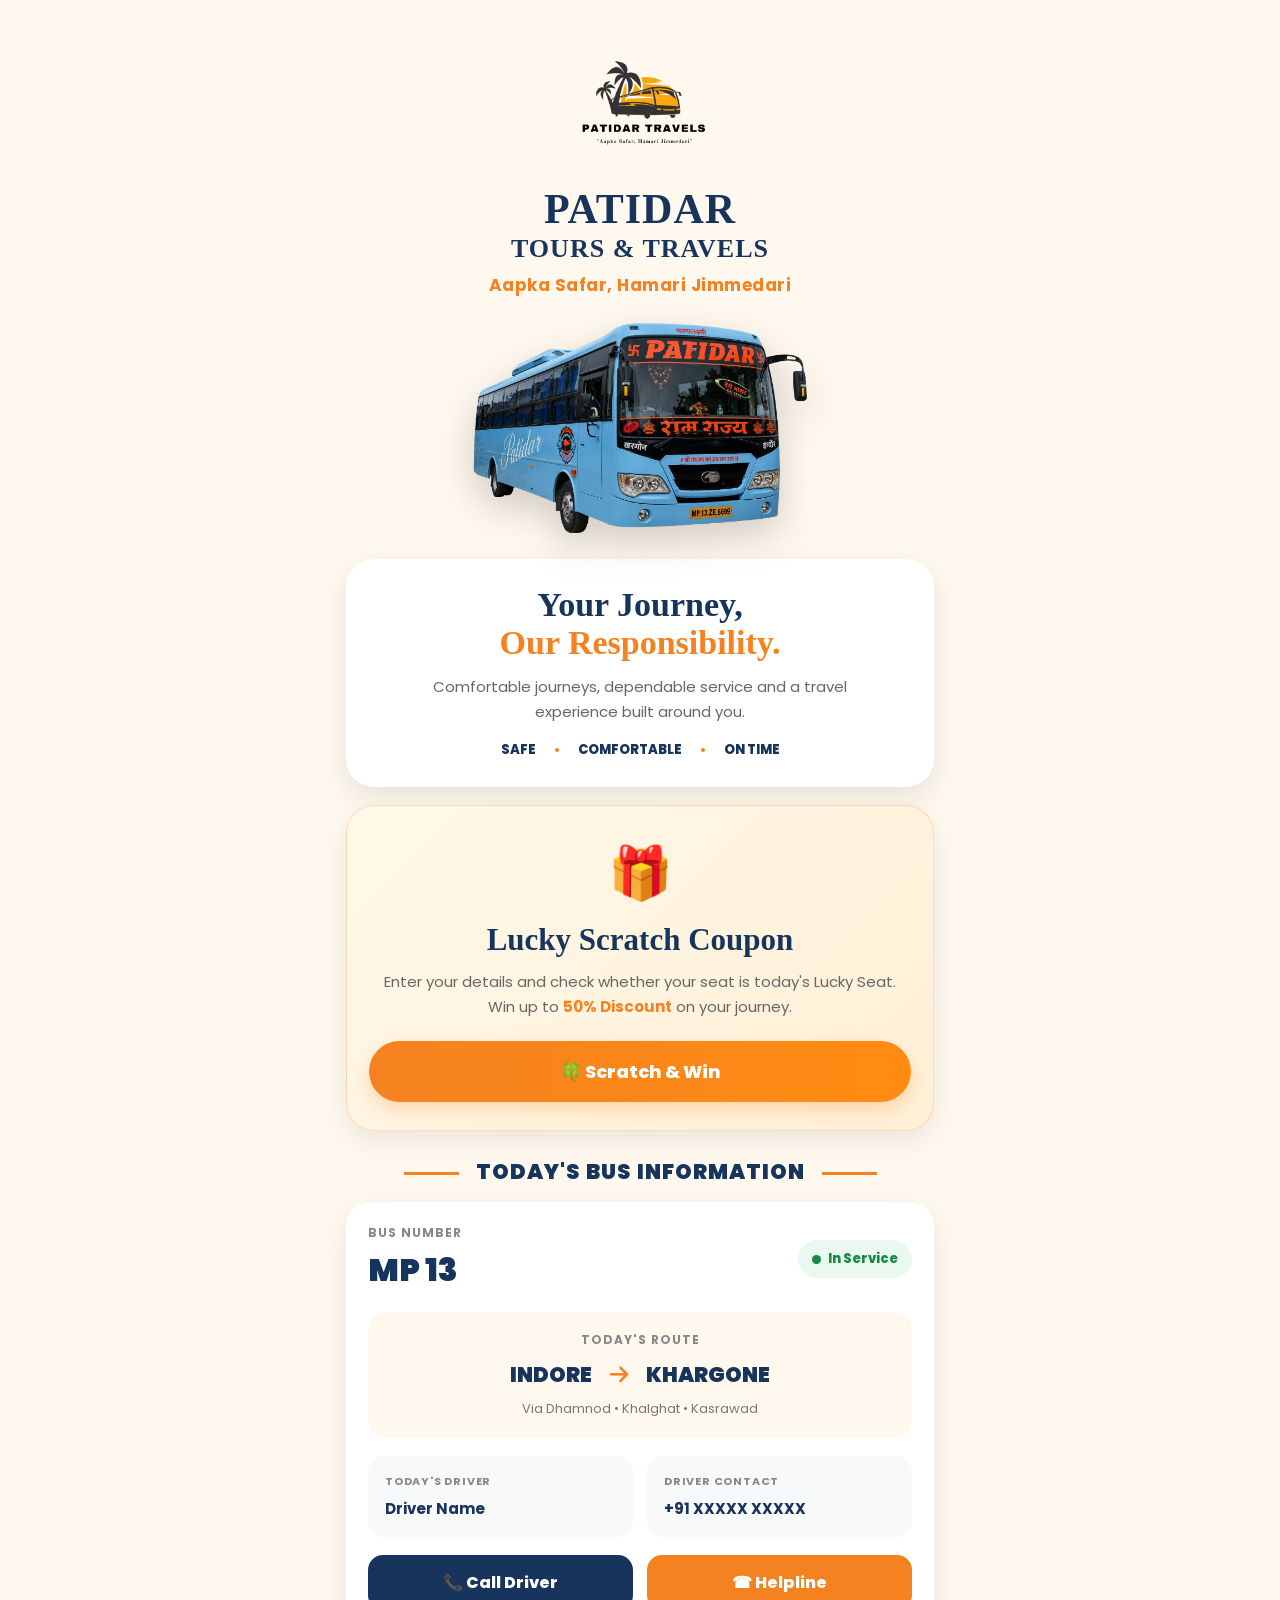
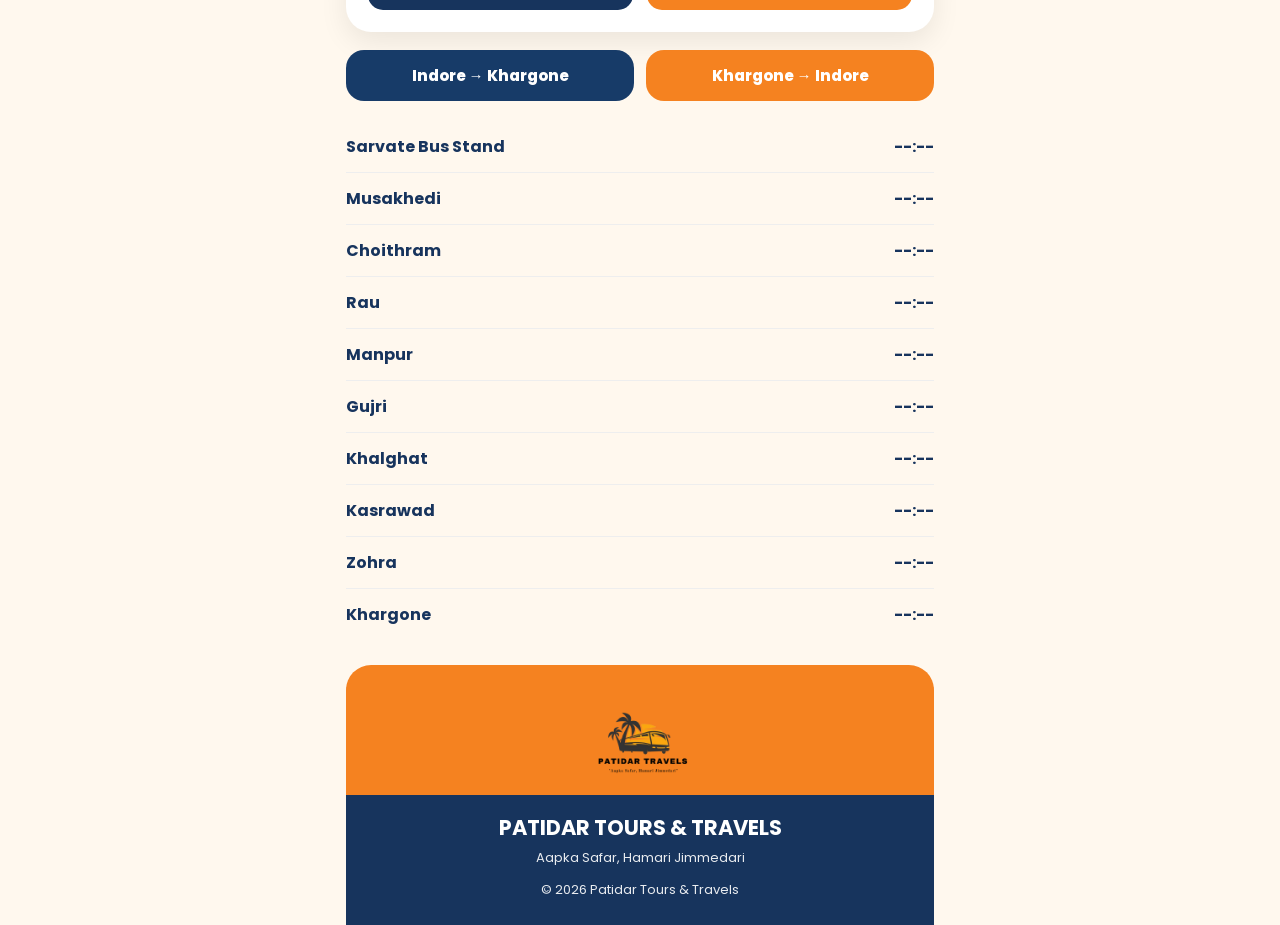
<file: index.html>
<!DOCTYPE html>
<html lang="en">

<head>

<meta charset="UTF-8">

<meta name="viewport" content="width=device-width, initial-scale=1.0">

<title>Patidar Tours & Travels</title>

<link rel="stylesheet"
href="https://fonts.googleapis.com/css2?family=Poppins:wght@400;500;600;700;800;900&display=swap">

<link rel="stylesheet"
href="https://cdnjs.cloudflare.com/ajax/libs/font-awesome/6.6.0/css/all.min.css">

<link rel="stylesheet" href="style.css">

</head>

<body>

<div class="container">

<!-- ================= BRAND ================= -->

<header class="top-header">

<div class="logo-box">

<img
src="patidar-logo.png.png"
alt="Patidar Tours & Travels Logo"
class="logo">

<h1 class="company-name">PATIDAR<br><span class="brand-subtitle">TOURS &amp; TRAVELS</span></h1>
<p>Aapka Safar, Hamari Jimmedari</p>

</div>

<!-- ================= BUS ================= -->

<div class="bus-box">

<img
src="patidar-bus.png.png"
alt="Patidar Bus"
class="bus-image">

</div>

</header>


<!-- ================= RESPONSIBILITY ================= -->

<section class="hero-card">

<h2>
Your Journey,
<span>Our Responsibility.</span>
</h2>

<p>
Comfortable journeys, dependable service and a travel
experience built around you.
</p>

<div class="features">

<span>SAFE</span>

<span>COMFORTABLE</span>

<span>ON TIME</span>

</div>

</section>


<!-- ================= LUCKY SCRATCH ================= -->

<section class="scratch-card">

<div class="gift-icon">
🎁
</div>

<h2>Lucky Scratch Coupon</h2>

<p>
Enter your details and check whether your seat is today's
Lucky Seat. Win up to <strong>50% Discount</strong>
on your journey.
</p>

<a href="scratch.html" class="scratch-btn">
🍀 Scratch &amp; Win
</a>

</section>


<!-- ================= TODAY'S BUS INFORMATION ================= -->

<section class="bus-info">

<div class="section-title">
TODAY'S BUS INFORMATION
</div>

<div class="bus-card">

<div class="bus-head">

<div class="bus-number">

<small>BUS NUMBER</small>

<h2>MP 13</h2>

</div>

<div class="status">

<span class="dot"></span>

In Service

</div>

</div>


<!-- ROUTE -->

<div class="route-card">

<small>TODAY'S ROUTE</small>

<div class="route-line">

<span>INDORE</span>

<i class="fas fa-arrow-right"></i>

<span>KHARGONE</span>

</div>

<p>
Via Dhamnod • Khalghat • Kasrawad
</p>

</div>


<!-- DRIVER -->

<div class="driver-grid">

<div class="driver-box">

<small>TODAY'S DRIVER</small>

<h3>Driver Name</h3>

</div>

<div class="driver-box">

<small>DRIVER CONTACT</small>

<h3>+91 XXXXX XXXXX</h3>

</div>

</div>


<!-- ACTION BUTTONS -->

<div class="buttons">

<a href="tel:+91XXXXXXXXXX">
📞 Call Driver
</a>

<a href="tel:+91XXXXXXXXXX">
☎ Helpline
</a>

</div>

</div>

</section>


<!-- ================= ROUTE & STOPS ================= -->

<!-- ROUTE & STOPS -->
<section class="route-section">

  <div class="route-switch">
    <button type="button" class="route-btn active" onclick="showRoute('indore')">
      Indore → Khargone
    </button>

    <button type="button" class="route-btn" onclick="showRoute('khargone')">
      Khargone → Indore
    </button>
  </div>

  <!-- INDORE TO KHARGONE -->
  <div id="indoreRoute" class="route-list">

    <div class="time-row">
      <span>Sarvate Bus Stand</span>
      <span>--:--</span>
    </div>

    <div class="time-row">
      <span>Musakhedi</span>
      <span>--:--</span>
    </div>

    <div class="time-row">
      <span>Choithram</span>
      <span>--:--</span>
    </div>

    <div class="time-row">
      <span>Rau</span>
      <span>--:--</span>
    </div>

    <div class="time-row">
      <span>Manpur</span>
      <span>--:--</span>
    </div>

    <div class="time-row">
      <span>Gujri</span>
      <span>--:--</span>
    </div>

    <div class="time-row">
      <span>Khalghat</span>
      <span>--:--</span>
    </div>

    <div class="time-row">
      <span>Kasrawad</span>
      <span>--:--</span>
    </div>

    <div class="time-row">
      <span>Zohra</span>
      <span>--:--</span>
    </div>

    <div class="time-row">
      <span>Khargone</span>
      <span>--:--</span>
    </div>

  </div>


  <!-- KHARGONE TO INDORE -->
  <div id="khargoneRoute" class="route-list" style="display:none;">

    <div class="time-row">
      <span>Khargone</span>
      <span>--:--</span>
    </div>

    <div class="time-row">
      <span>Zohra</span>
      <span>--:--</span>
    </div>

    <div class="time-row">
      <span>Kasrawad</span>
      <span>--:--</span>
    </div>

    <div class="time-row">
      <span>Khalghat</span>
      <span>--:--</span>
    </div>

    <div class="time-row">
      <span>Gujri</span>
      <span>--:--</span>
    </div>

    <div class="time-row">
      <span>Manpur</span>
      <span>--:--</span>
    </div>

    <div class="time-row">
      <span>Rau</span>
      <span>--:--</span>
    </div>

    <div class="time-row">
      <span>Choithram</span>
      <span>--:--</span>
    </div>

    <div class="time-row">
      <span>Musakhedi</span>
      <span>--:--</span>
    </div>

    <div class="time-row">
      <span>Sarvate Bus Stand</span>
      <span>--:--</span>
    </div>

  </div>

</section>

<script>
function showRoute(route) {

  const indoreRoute = document.getElementById("indoreRoute");
  const khargoneRoute = document.getElementById("khargoneRoute");

  const buttons = document.querySelectorAll(".route-btn");

  if (route === "indore") {

    indoreRoute.style.display = "block";
    khargoneRoute.style.display = "none";

    buttons[0].classList.add("active");
    buttons[1].classList.remove("active");

  } else {

    indoreRoute.style.display = "none";
    khargoneRoute.style.display = "block";

    buttons[0].classList.remove("active");
    buttons[1].classList.add("active");

  }
}
</script>


<!-- ================= FOOTER ================= -->

<footer class="footer">

<img
src="patidar-logo.png.png"
alt="Patidar Travels"
class="footer-logo">

<h3>PATIDAR TOURS &amp; TRAVELS</h3>

<p>
Aapka Safar, Hamari Jimmedari
</p>

<p class="copyright">
© 2026 Patidar Tours &amp; Travels
</p>

</footer>

</div>


<script src="script.js"></script>

</body>

</html>
</file>
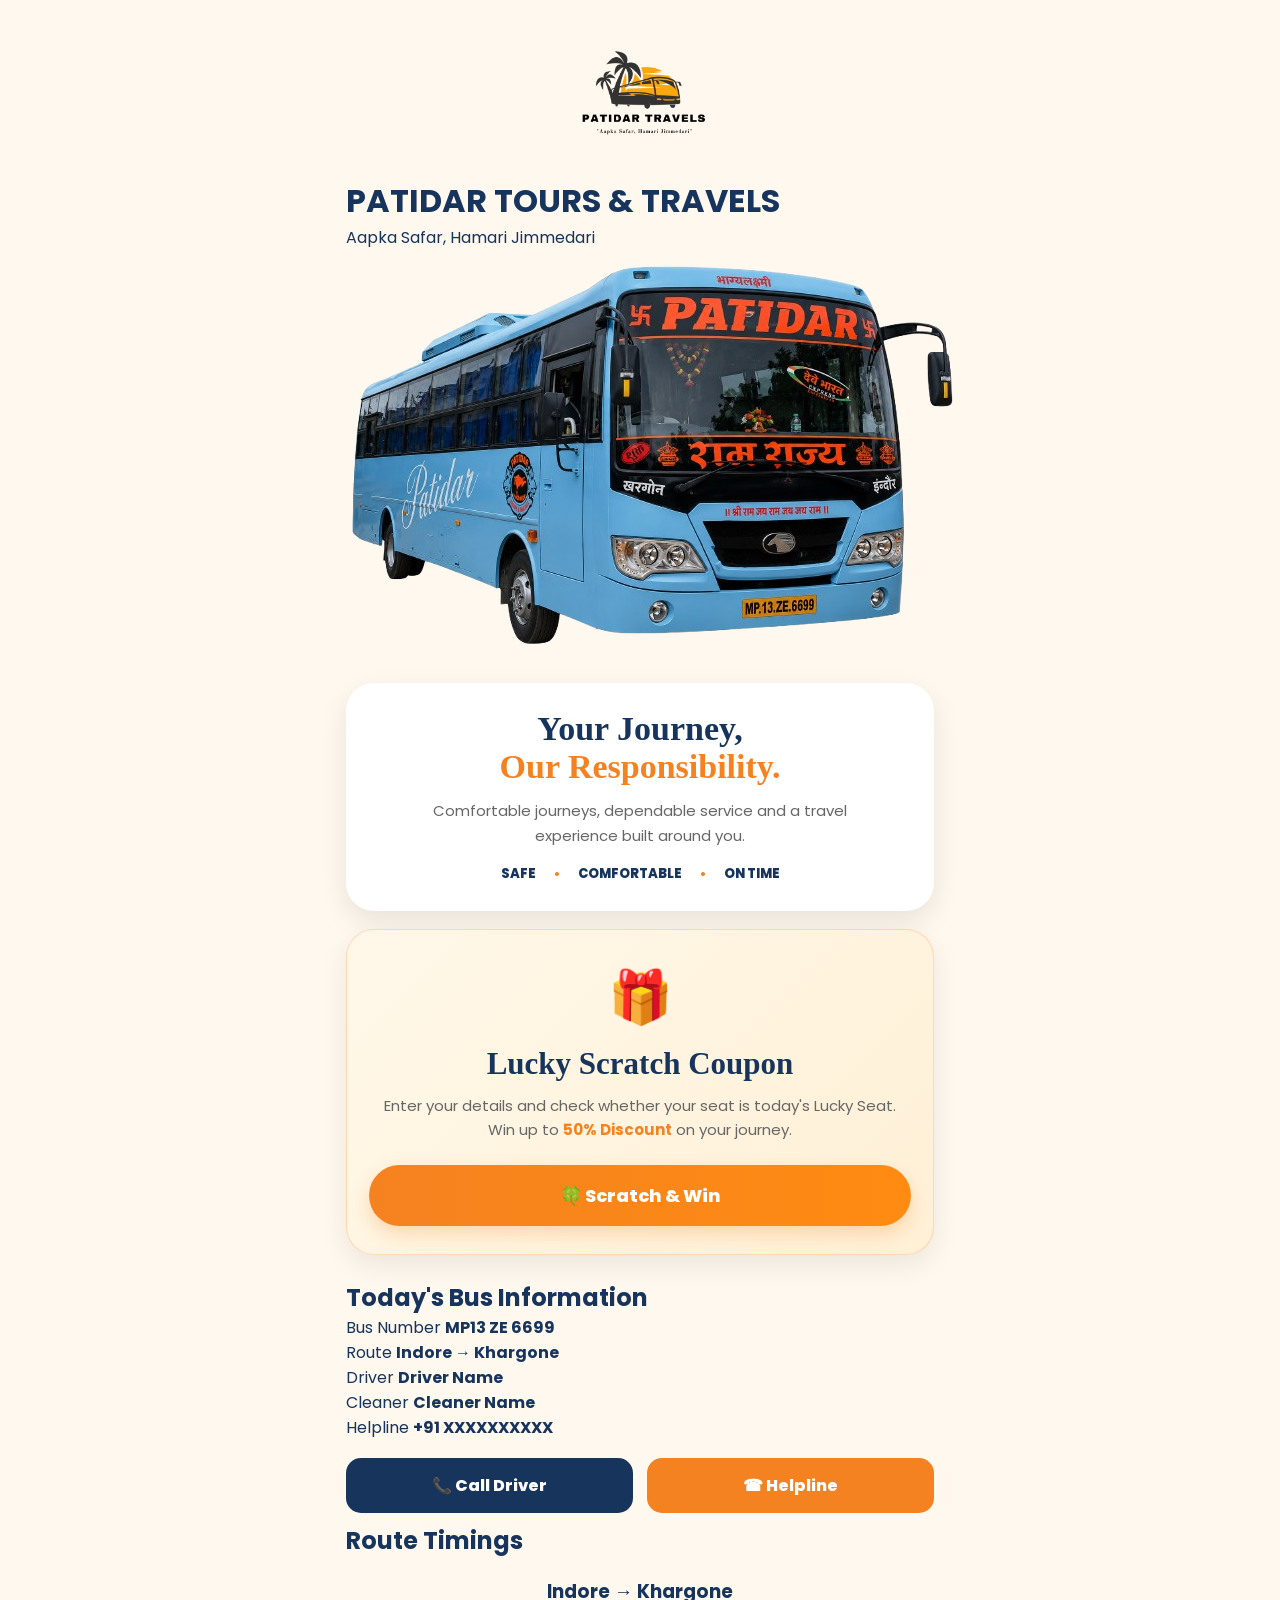
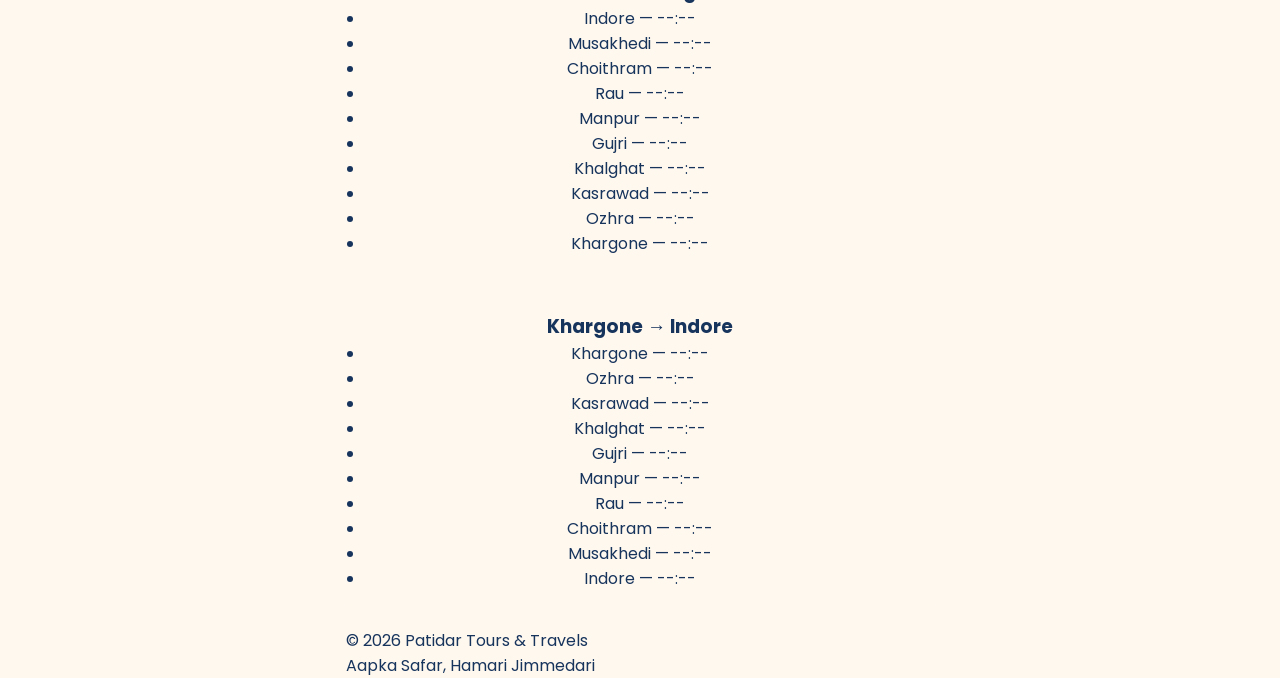
<file: bus-info.html>
<!DOCTYPE html>
<html lang="en">

<head>

<meta charset="UTF-8">

<meta name="viewport"
content="width=device-width, initial-scale=1.0">

<title>
Patidar Tours & Travels
</title>

<link rel="stylesheet" href="style.css">

<link
href="https://fonts.googleapis.com/css2?family=Poppins:wght@300;400;500;600;700;800&display=swap"
rel="stylesheet">

<link
rel="stylesheet"
href="https://cdnjs.cloudflare.com/ajax/libs/font-awesome/6.6.0/css/all.min.css">

</head>

<body>

<div class="container">

<header class="hero">

<div class="logo-section">

<img
src="patidar-logo.png.png"
class="logo">

<h1>

PATIDAR TOURS

<span>& TRAVELS</span>

</h1>

<p>

Aapka Safar,
Hamari Jimmedari

</p>

</div>

<div class="bus-section">

<img
src="patidar-bus.png.png"
class="bus">

</div>

</header>

<div class="hero-card">

<h2>
Your Journey,
<span>Our Responsibility.</span>
</h2>

<p>
Comfortable journeys, dependable service and a travel experience built around you.
</p>

<div class="features">

<span>SAFE</span>

<span>COMFORTABLE</span>

<span>ON TIME</span>

</div>

</div>

<!-- ===========================
     
     LUCKY SCRATCH SECTION
=========================== -->

<section class="scratch-card">

<div class="gift-icon">

🎁

</div>

<h2>

Lucky Scratch Coupon

</h2>

<p>

Enter your details and check whether
your seat is today's Lucky Seat.

Win up to

<strong>50% Discount</strong>

on your journey.

</p>

<a
href="scratch.html"
class="scratch-btn">

🍀 Scratch & Win

</a>

</section>



<!-- ===========================
     TODAY BUS INFORMATION
=========================== -->

<section class="bus-info">

<h2>

Today's Bus Information

</h2>

<div class="info-card">

<div class="row">

<span>

Bus Number

</span>

<strong>

MP13 ZE 6699

</strong>

</div>

<div class="row">

<span>

Route

</span>

<strong>

Indore → Khargone

</strong>

</div>

<div class="row">

<span>

Driver

</span>

<strong>

Driver Name

</strong>

</div>

<div class="row">

<span>

Cleaner

</span>

<strong>

Cleaner Name

</strong>

</div>

<div class="row">

<span>

Helpline

</span>

<strong>

+91 XXXXXXXXXX

</strong>

</div>

<div class="buttons">

<a
href="tel:+91XXXXXXXXXX"
class="call-btn">

📞 Call Driver

</a>

<a
href="tel:+91XXXXXXXXXX"
class="help-btn">

☎ Helpline

</a>

</div>

</div>

</section>
<!-- ===========================
     ROUTE TIMING
=========================== -->

<section class="route-section">

<h2>

Route Timings

</h2>

<div class="route-card">

<h3>

Indore → Khargone

</h3>

<ul>

<li>Indore — --:--</li>

<li>Musakhedi — --:--</li>

<li>Choithram — --:--</li>

<li>Rau — --:--</li>

<li>Manpur — --:--</li>

<li>Gujri — --:--</li>

<li>Khalghat — --:--</li>

<li>Kasrawad — --:--</li>

<li>Ozhra — --:--</li>

<li>Khargone — --:--</li>

</ul>

</div>

<div class="route-card">

<h3>

Khargone → Indore

</h3>

<ul>

<li>Khargone — --:--</li>

<li>Ozhra — --:--</li>

<li>Kasrawad — --:--</li>

<li>Khalghat — --:--</li>

<li>Gujri — --:--</li>

<li>Manpur — --:--</li>

<li>Rau — --:--</li>

<li>Choithram — --:--</li>

<li>Musakhedi — --:--</li>

<li>Indore — --:--</li>

</ul>

</div>

</section>

<footer>

<p>

© 2026 Patidar Tours & Travels

</p>

<p>

Aapka Safar, Hamari Jimmedari

</p>

</footer>

</div>

<script src="script.js"></script>

</body>

</html>
</file>
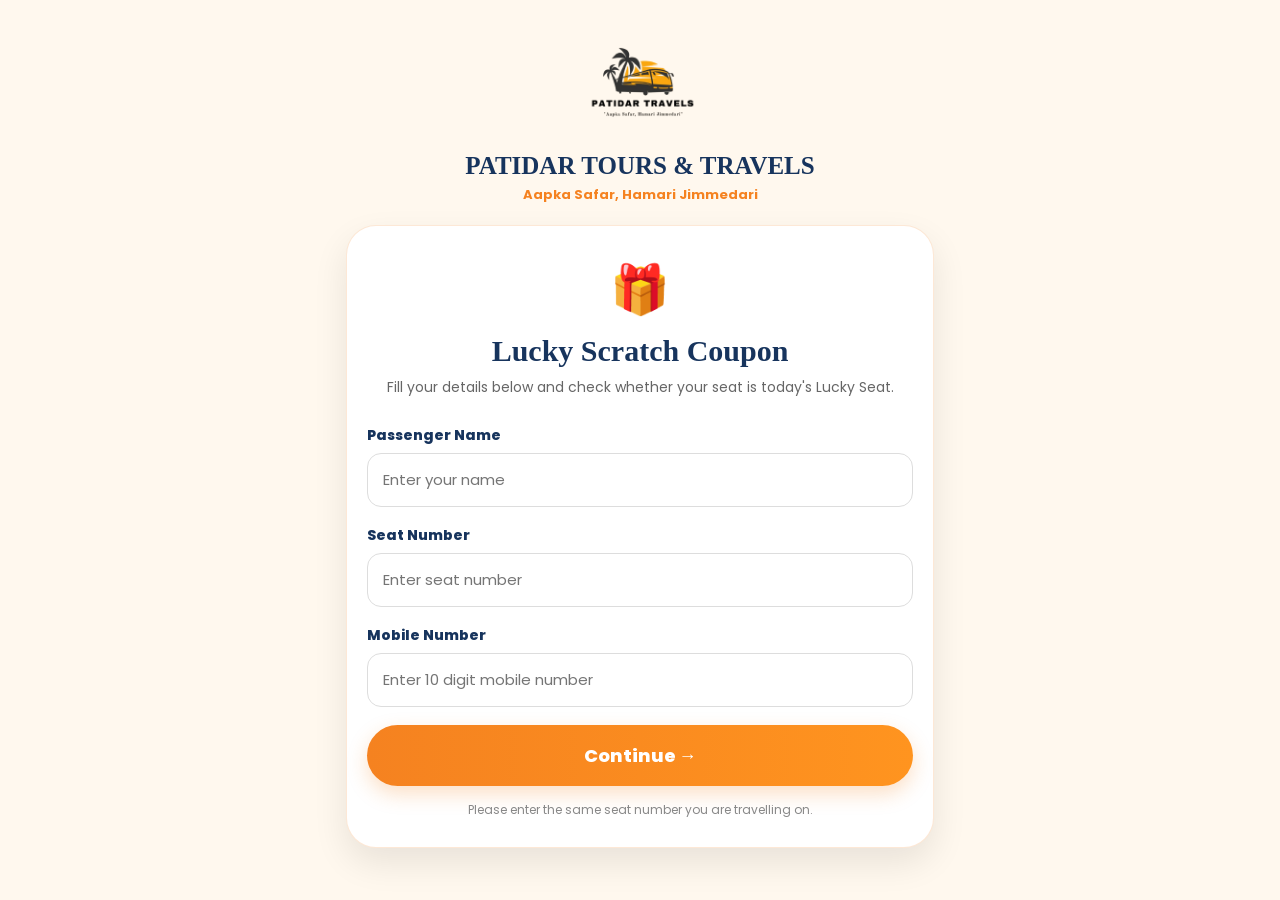
<file: scratch.html>
<!DOCTYPE html>
<html lang="en">

<head>

<meta charset="UTF-8">

<meta name="viewport" content="width=device-width, initial-scale=1.0">

<title>Lucky Scratch Coupon | Patidar Tours & Travels</title>

<link rel="preconnect" href="https://fonts.googleapis.com">

<link rel="preconnect" href="https://fonts.gstatic.com" crossorigin>

<link href="https://fonts.googleapis.com/css2?family=Poppins:wght@400;500;600;700;800;900&display=swap" rel="stylesheet">

<style>

*{
    margin:0;
    padding:0;
    box-sizing:border-box;
}

body{
    font-family:'Poppins',Arial,sans-serif;
    background:#fff8ee;
    color:#17345d;
}

.page{
    width:100%;
    max-width:620px;
    min-height:100vh;
    margin:auto;
    padding:22px 16px 35px;
}

/* BRAND */

.brand{
    text-align:center;
    margin-bottom:20px;
}

.brand img{
    width:120px;
    display:block;
    margin:0 auto 10px;
}

.brand h1{
    font-family:Georgia,serif;
    font-size:25px;
    font-weight:900;
}

.brand p{
    color:#f58220;
    font-size:13px;
    font-weight:700;
    margin-top:5px;
}

/* FORM CARD */

.form-card{
    background:#fff;
    border-radius:30px;
    padding:28px 20px;
    box-shadow:0 15px 35px rgba(0,0,0,.09);
    border:1px solid rgba(245,130,32,.18);
}

.gift{
    text-align:center;
    font-size:48px;
    margin-bottom:8px;
}

.form-card h2{
    text-align:center;
    font-family:Georgia,serif;
    font-size:30px;
    font-weight:900;
    margin-bottom:8px;
}

.intro{
    text-align:center;
    color:#666;
    font-size:14px;
    line-height:1.7;
    margin-bottom:25px;
}

.form-group{
    margin-bottom:18px;
}

.form-group label{
    display:block;
    font-size:14px;
    font-weight:800;
    margin-bottom:7px;
}

.form-group input{
    width:100%;
    height:54px;
    border:1px solid #ddd;
    border-radius:14px;
    padding:0 15px;
    font-family:inherit;
    font-size:15px;
    outline:none;
}

.form-group input:focus{
    border-color:#f58220;
    box-shadow:0 0 0 3px rgba(245,130,32,.10);
}

.continue-btn{
    width:100%;
    border:0;
    border-radius:50px;
    padding:17px;
    background:linear-gradient(90deg,#f58220,#ff941f);
    color:#fff;
    font-family:inherit;
    font-size:18px;
    font-weight:800;
    cursor:pointer;
    box-shadow:0 8px 20px rgba(245,130,32,.25);
}

.error{
    display:none;
    background:#fff0f0;
    color:#c62828;
    padding:10px;
    border-radius:10px;
    text-align:center;
    font-size:13px;
    margin-bottom:15px;
}

/* SCRATCH AREA */

#scratchSection{
    display:none;
    margin-top:22px;
}

.scratch-intro{
    text-align:center;
    margin-bottom:18px;
}

.scratch-intro h2{
    font-family:Georgia,serif;
    font-size:29px;
    margin-bottom:7px;
}

.scratch-intro p{
    color:#666;
    font-size:14px;
}

/* CARD */

.scratch-box{
    position:relative;
    width:100%;
    max-width:390px;
    height:230px;
    margin:20px auto;
    border-radius:25px;
    overflow:hidden;
    box-shadow:0 15px 35px rgba(0,0,0,.15);
    background:#17345d;
}

/* REWARD UNDER SCRATCH */

.reward{
    position:absolute;
    inset:0;
    display:flex;
    flex-direction:column;
    justify-content:center;
    align-items:center;
    text-align:center;
    padding:20px;
    background:linear-gradient(135deg,#fff8e9,#ffe2bb);
}

.reward small{
    color:#777;
    font-weight:700;
}

.reward h3{
    font-family:Georgia,serif;
    font-size:30px;
    margin:7px 0;
}

.win{
    color:#188b45;
}

.lose{
    color:#17345d;
}

.reward strong{
    font-size:43px;
    color:#f58220;
}

.reward p{
    color:#666;
    font-size:13px;
}

/* CANVAS */

#scratchCanvas{
    position:absolute;
    inset:0;
    width:100%;
    height:100%;
    cursor:crosshair;
    touch-action:none;
}

/* DETAILS */

.result-details{
    background:#fff;
    border-radius:20px;
    padding:18px;
    margin-top:20px;
    box-shadow:0 8px 25px rgba(0,0,0,.07);
}

.result-row{
    display:flex;
    justify-content:space-between;
    padding:9px 0;
    border-bottom:1px solid #eee;
    font-size:13px;
}

.result-row:last-child{
    border-bottom:0;
}

.result-row span:first-child{
    color:#777;
}

.result-row span:last-child{
    font-weight:800;
}

.note{
    text-align:center;
    color:#888;
    font-size:12px;
    margin-top:15px;
}

@media(max-width:600px){

    .page{
        padding:18px 13px 30px;
    }

    .scratch-box{
        height:220px;
    }

}

</style>

</head>

<body>

<div class="page">

<!-- BRAND -->

<div class="brand">

<img
src="patidar-logo.png.png"
alt="Patidar Tours & Travels">

<h1>PATIDAR TOURS &amp; TRAVELS</h1>

<p>Aapka Safar, Hamari Jimmedari</p>

</div>


<!-- FORM -->

<div class="form-card" id="formCard">

<div class="gift">
🎁
</div>

<h2>Lucky Scratch Coupon</h2>

<p class="intro">
Fill your details below and check whether
your seat is today's Lucky Seat.
</p>

<div id="error" class="error"></div>


<div class="form-group">

<label for="name">
Passenger Name
</label>

<input
type="text"
id="name"
placeholder="Enter your name">

</div>


<div class="form-group">

<label for="seat">
Seat Number
</label>

<input
type="number"
id="seat"
min="1"
max="45"
placeholder="Enter seat number">

</div>


<div class="form-group">

<label for="mobile">
Mobile Number
</label>

<input
type="tel"
id="mobile"
maxlength="10"
placeholder="Enter 10 digit mobile number">

</div>


<button
type="button"
class="continue-btn"
onclick="startScratch()">

Continue →

</button>

<p class="note">
Please enter the same seat number you are travelling on.
</p>

</div>


<!-- SCRATCH -->

<section id="scratchSection">

<div class="scratch-intro">

<h2>🎉 Your Lucky Card</h2>

<p>Scratch the card below to reveal your result.</p>

</div>


<div class="scratch-box">

<div class="reward" id="reward">

<small>YOUR LUCKY RESULT</small>

<h3 id="rewardTitle">
Good Luck!
</h3>

<strong id="rewardAmount">
?
</strong>

<p id="rewardText">
Scratch to reveal your reward.
</p>

</div>

<canvas id="scratchCanvas"></canvas>

</div>


<div class="result-details">

<div class="result-row">
<span>Passenger</span>
<span id="resultName"></span>
</div>

<div class="result-row">
<span>Seat Number</span>
<span id="resultSeat"></span>
</div>

<div class="result-row">
<span>Route</span>
<span>Indore → Khargone</span>
</div>

</div>

<p class="note">
Scratch at least 70% of the card to reveal your result.
</p>

</section>

</div>


<script>

let canvas;
let ctx;
let scratching = false;
let scratchedPixels = 0;
let totalPixels = 0;
let scratchFinished = false;

function showError(message){

    const error =
        document.getElementById("error");

    error.textContent = message;

    error.style.display = "block";

}

function startScratch(){

    const name =
        document.getElementById("name").value.trim();

    const seat =
        parseInt(document.getElementById("seat").value);

    const mobile =
        document.getElementById("mobile").value.trim();

    if(name === ""){

        showError("Please enter your name.");

        return;

    }

    if(isNaN(seat) || seat < 1 || seat > 45){

        showError("Please enter a valid seat number from 1 to 45.");

        return;

    }

    if(!/^[0-9]{10}$/.test(mobile)){

        showError("Please enter a valid 10 digit mobile number.");

        return;

    }

    document.getElementById("error").style.display="none";

    document.getElementById("resultName").textContent=name;

    document.getElementById("resultSeat").textContent=seat;

    document.getElementById("formCard").style.display="none";

    document.getElementById("scratchSection").style.display="block";

    prepareReward(seat);

    createScratchCard();
sendToSheet(name, seat, mobile);
    document.getElementById("scratchSection")
        .scrollIntoView({
            behavior:"smooth"
        });

}
function sendToSheet(name, seat, mobile){

    const data = {
        name: name,
        mobile: mobile,
        seat: seat,
        route: "Indore → Khargone",
        result: (seat === 3 || seat === 9)
            ? "50% Discount"
            : "Better Luck Next Time"
    };

    fetch("https://script.google.com/macros/s/AKfycbxezET2jHoEdvmL3rj7vLy786PUOHXtGLElLeM7ixTvpWBDgqQD9syNcnA3md87363RrQ/exec", {
        method: "POST",
        mode: "no-cors",
        headers: {
            "Content-Type": "text/plain;charset=utf-8"
        },
        body: JSON.stringify(data)
    });

}
function prepareReward(seat){

    const title =
        document.getElementById("rewardTitle");

    const amount =
        document.getElementById("rewardAmount");

    const text =
        document.getElementById("rewardText");

    if(seat === 3 || seat === 9){

        title.textContent="Congratulations!";

        title.className="win";

        amount.textContent="50%";

        text.textContent=
        "You have won 50% Discount on your journey.";

    }else{

        title.textContent="Better Luck Next Time";

        title.className="lose";

        amount.textContent="😊";

        text.textContent=
        "This seat is not today's Lucky Seat.";

    }

}

function createScratchCard(){

    canvas =
        document.getElementById("scratchCanvas");

    const box =
        document.querySelector(".scratch-box");

    const rect =
        box.getBoundingClientRect();

    const ratio =
        window.devicePixelRatio || 1;

    canvas.width =
        rect.width * ratio;

    canvas.height =
        rect.height * ratio;

    canvas.style.width =
        rect.width + "px";

    canvas.style.height =
        rect.height + "px";

    ctx =
        canvas.getContext("2d");

    ctx.scale(ratio,ratio);

    /* GOLDEN SCRATCH SURFACE */

    const gradient =
        ctx.createLinearGradient(
            0,
            0,
            rect.width,
            rect.height
        );

    gradient.addColorStop(0,"#f58220");

    gradient.addColorStop(.5,"#ffb347");

    gradient.addColorStop(1,"#e86f0c");

    ctx.fillStyle=gradient;

    ctx.fillRect(
        0,
        0,
        rect.width,
        rect.height
    );

    /* TEXT */

    ctx.fillStyle="#ffffff";

    ctx.textAlign="center";

    ctx.font="800 25px Poppins";

    ctx.fillText(
        "SCRATCH HERE",
        rect.width/2,
        rect.height/2-5
    );

    ctx.font="600 14px Poppins";

    ctx.fillText(
        "Use your finger to reveal",
        rect.width/2,
        rect.height/2+25
    );

    totalPixels =
        canvas.width * canvas.height;

    canvas.addEventListener(
        "pointerdown",
        startDrawing
    );

    canvas.addEventListener(
        "pointermove",
        draw
    );

    canvas.addEventListener(
        "pointerup",
        stopDrawing
    );

    canvas.addEventListener(
        "pointerleave",
        stopDrawing
    );

}

function startDrawing(event){

    scratching=true;

    draw(event);

}

function stopDrawing(){

    scratching=false;

}

function draw(event){

    if(!scratching || scratchFinished){

        return;

    }

    const rect =
        canvas.getBoundingClientRect();

    const x =
        event.clientX - rect.left;

    const y =
        event.clientY - rect.top;

    ctx.globalCompositeOperation =
        "destination-out";

    ctx.beginPath();

    ctx.arc(
        x,
        y,
        24,
        0,
        Math.PI * 2
    );

    ctx.fill();

    checkScratchProgress();

}

function checkScratchProgress(){

    const data =
        ctx.getImageData(
            0,
            0,
            canvas.width,
            canvas.height
        ).data;

    let transparent=0;

    for(
        let i=3;
        i<data.length;
        i+=16
    ){

        if(data[i] < 100){

            transparent++;

        }

    }

    const total =
        data.length / 16;

    const percentage =
        (transparent / total) * 100;

    if(percentage >= 70){

        scratchFinished=true;

        ctx.clearRect(
            0,
            0,
            canvas.width,
            canvas.height
        );

    }

}

</script>

</body>

</html>
</file>
<file: style.css>
*{
    margin:0;
    padding:0;
    box-sizing:border-box;
}

:root{
    --navy:#17345d;
    --orange:#f58220;
    --cream:#fff8ee;
    --white:#ffffff;
    --green:#188b45;
    --text:#555;
}

body{
    font-family:'Poppins',Arial,sans-serif;
    background:var(--cream);
    color:var(--navy);
}

.container{
    width:100%;
    max-width:620px;
    margin:auto;
    padding:20px 16px 0;
}

/* ================= HEADER ================= */

.top-header{
    text-align:center;
    padding-top:10px;
}

.logo-box{
    display:flex;
    flex-direction:column;
    align-items:center;
}

.logo{
    width:145px;
    height:auto;
    display:block;
    margin:0 auto 12px;
}

.logo-box h1{
    order:2;
    font-family:Georgia,serif;
    font-size:42px;
    line-height:1.05;
    font-weight:900;
    letter-spacing:1px;
    color:var(--navy);
    margin:0;
}

.logo-box h1::first-line{
    color:var(--navy);
}

.logo-box p{
    order:3;
    margin-top:10px;
    font-size:17px;
    font-weight:700;
    color:var(--orange);
    letter-spacing:.5px;
}

.bus-box{
    margin-top:16px;
    display:flex;
    justify-content:center;
    align-items:center;
}

.bus-image{
    width:340px;
    max-width:90%;
    display:block;
    filter:drop-shadow(0 14px 18px rgba(0,0,0,.18));
}

/* ================= HERO ================= */

.hero-card{
    background:#fff;
    margin:18px 0;
    padding:27px 22px;
    border-radius:28px;
    text-align:center;
    box-shadow:0 10px 28px rgba(0,0,0,.09);
}

.brand-line{
    display:none;
}

.hero-card h2{
    font-family:Georgia,serif;
    font-size:34px;
    line-height:1.12;
    font-weight:900;
    margin-bottom:13px;
}

.hero-card h2 span{
    display:block;
    color:var(--orange);
}

.hero-card p{
    color:#666;
    font-size:15px;
    line-height:1.65;
    max-width:480px;
    margin:0 auto 15px;
}

.features{
    display:flex;
    justify-content:center;
    gap:18px;
    flex-wrap:wrap;
}

.features span{
    font-size:13px;
    font-weight:800;
    color:var(--navy);
}

.features span:not(:last-child)::after{
    content:"•";
    color:var(--orange);
    margin-left:18px;
}

/* ================= SCRATCH ================= */

.scratch-card{
    background:linear-gradient(135deg,#fff8e9,#fff0d6);
    margin:18px 0 25px;
    padding:28px 22px;
    border-radius:28px;
    text-align:center;
    border:1px solid rgba(245,130,32,.25);
    box-shadow:0 10px 28px rgba(0,0,0,.08);
}

.gift-icon{
    font-size:52px;
    margin-bottom:10px;
}

.scratch-card h2{
    font-family:Georgia,serif;
    font-size:31px;
    font-weight:900;
    margin-bottom:12px;
}

.scratch-card p{
    color:#666;
    font-size:15px;
    line-height:1.65;
    margin-bottom:22px;
}

.scratch-card strong{
    color:var(--orange);
}

.scratch-btn{
    display:block;
    width:100%;
    padding:17px 20px;
    border-radius:50px;
    background:linear-gradient(90deg,#f58220,#ff8b12);
    color:#fff;
    text-decoration:none;
    font-size:18px;
    font-weight:800;
    box-shadow:0 8px 18px rgba(245,130,32,.25);
}

/* ================= TODAY BUS INFORMATION ================= */

.bus-info{
    margin-top:5px;
}

.section-title{
    text-align:center;
    position:relative;
    margin:25px 0 15px;
    color:var(--navy);
    font-size:21px;
    font-weight:900;
    letter-spacing:1px;
}

.section-title::before,
.section-title::after{
    content:"";
    display:inline-block;
    width:55px;
    height:3px;
    background:var(--orange);
    vertical-align:middle;
    margin:0 12px;
}

.bus-card{
    background:#fff;
    margin:0;
    padding:22px;
    border-radius:25px;
    box-shadow:0 10px 28px rgba(0,0,0,.08);
}

.bus-head{
    display:flex;
    justify-content:space-between;
    align-items:center;
    margin-bottom:18px;
}

.bus-number small{
    display:block;
    color:#888;
    font-size:12px;
    font-weight:700;
    letter-spacing:1px;
}

.bus-number h2{
    font-size:32px;
    font-weight:900;
    margin-top:4px;
}

.status{
    display:flex;
    align-items:center;
    gap:7px;
    padding:9px 14px;
    border-radius:30px;
    background:#eaf9f0;
    color:var(--green);
    font-size:13px;
    font-weight:800;
}

.dot{
    width:9px;
    height:9px;
    border-radius:50%;
    background:var(--green);
}

.route-card{
    background:#fff8ee;
    border-radius:18px;
    padding:19px;
    margin-bottom:18px;
    text-align:center;
}

.route-card small{
    display:block;
    color:#888;
    font-size:12px;
    font-weight:700;
    letter-spacing:1px;
    margin-bottom:10px;
}

.route-line{
    display:flex;
    justify-content:center;
    align-items:center;
    gap:18px;
    font-size:21px;
    font-weight:900;
}

.route-line i{
    color:var(--orange);
}

.route-card p{
    margin-top:9px;
    color:#777;
    font-size:13px;
}

/* DRIVER */

.driver-grid{
    display:grid;
    grid-template-columns:1fr 1fr;
    gap:14px;
}

.driver-box{
    background:#f8f9fb;
    border-radius:17px;
    padding:17px;
}

.driver-box small{
    display:block;
    color:#888;
    font-size:11px;
    font-weight:700;
    letter-spacing:.8px;
    margin-bottom:7px;
}

.driver-box h3{
    font-size:15px;
    color:var(--navy);
}

/* BUTTONS */

.buttons{
    display:grid;
    grid-template-columns:1fr 1fr;
    gap:14px;
    margin-top:18px;
}

.buttons a{
    text-decoration:none;
    text-align:center;
    padding:15px;
    border-radius:15px;
    font-weight:800;
    color:#fff;
}

.buttons a:first-child{
    background:var(--navy);
}

.buttons a:last-child{
    background:var(--orange);
}

/* ================= ROUTE ================= */

.route-section{
    margin-top:10px;
}

.time-card{
    background:#fff;
    border-radius:24px;
    padding:18px 22px;
    box-shadow:0 10px 28px rgba(0,0,0,.08);
}

.time-row{
    display:flex;
    justify-content:space-between;
    align-items:center;
    padding:13px 0;
    border-bottom:1px solid #eee;
    font-size:16px;
    font-weight:700;
}

.time-row:last-child{
    border-bottom:0;
}

/* ================= FOOTER ================= */

.footer{
    margin:25px 0 0;
    padding:25px 20px;
   background:linear-gradient(to bottom, #F58220 0%, #F58220 50%, var(--navy) 50%, var(--navy) 100%);
    border-radius:25px 25px 0 0;
    text-align:center;
    color:#fff;
}

.footer-logo{
    width:105px;
    margin-bottom:10px;
}

.footer h3{
    font-size:21px;
    margin-bottom:5px;
}

.footer p{
    font-size:13px;
    opacity:.9;
}

.copyright{
    margin-top:12px;
    opacity:.65;
}

/* ================= MOBILE ================= */

@media(max-width:600px){

    .container{
        padding:16px 14px 0;
    }

    .logo{
        width:125px;
    }

    .logo-box h1{
        font-size:32px;
    }

    .logo-box p{
        font-size:14px;
    }

    .bus-image{
        width:310px;
    }

    .hero-card{
        padding:25px 18px;
    }

    .hero-card h2{
        font-size:31px;
    }

    .scratch-card h2{
        font-size:28px;
    }

    .section-title{
        font-size:19px;
    }

    .section-title::before,
    .section-title::after{
        width:35px;
        margin:0 7px;
    }

    .bus-number h2{
        font-size:28px;
    }

    .route-line{
        font-size:18px;
        gap:10px;
    }

    .driver-grid{
        grid-template-columns:1fr;
    }

    .buttons{
        grid-template-columns:1fr 1fr;
    }
}
.company-name {
  text-align: center;
  font-size: 32px;
  font-weight: 800;
  letter-spacing: 1px;
  line-height: 1.15;
}
.route-switch {
  display: flex;
  gap: 12px;
  margin: 18px 0 20px;
}

.route-btn {
  flex: 1;
  border: none;
  border-radius: 18px;
  padding: 14px 10px;
  font-family: inherit;
  font-size: 15px;
  font-weight: 800;
  color: #fff;
  cursor: pointer;
  transition: 0.2s ease;
}

.route-btn:first-child {
  background: #173b68;
}

.route-btn:last-child {
  background: #f58220;
}

.route-btn:hover {
  transform: translateY(-1px);
}

.route-btn:active {
  transform: scale(0.98);
}
.company-name .brand-subtitle {
  display: block;
  font-size: 0.62em;
  line-height: 1.05;
  margin-top: 4px;
  letter-spacing: 1px;
}
</file>
